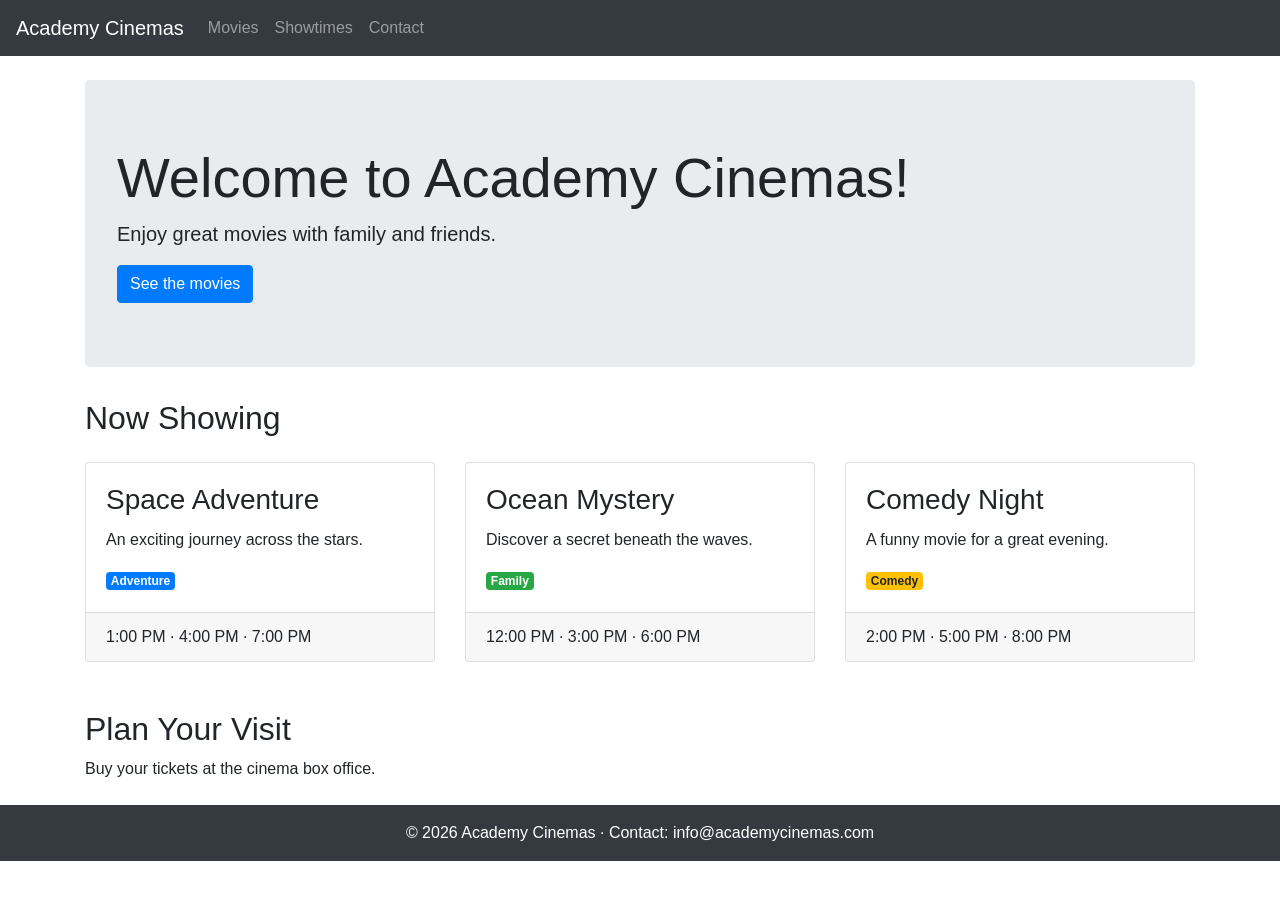
<file: Academy-Cinemas/index.html>
<!DOCTYPE html>
<html lang="en">
<head>
  <meta charset="UTF-8">
  <meta name="viewport" content="width=device-width, initial-scale=1">
  <title>Academy Cinemas</title>
  <link rel="stylesheet" href="https://stackpath.bootstrapcdn.com/bootstrap/4.6.2/css/bootstrap.min.css">
</head>
<body>

  <nav class="navbar navbar-expand-lg navbar-dark bg-dark">
    <a class="navbar-brand" href="#">Academy Cinemas</a>
    <div class="navbar-nav">
      <a class="nav-item nav-link" href="#movies">Movies</a>
      <a class="nav-item nav-link" href="#showtimes">Showtimes</a>
      <a class="nav-item nav-link" href="#contact">Contact</a>
    </div>
  </nav>

  <main class="container my-4">
    <section class="jumbotron">
      <h1 class="display-4">Welcome to Academy Cinemas!</h1>
      <p class="lead">Enjoy great movies with family and friends.</p>
      <a class="btn btn-primary" href="#movies">See the movies</a>
    </section>

    <section id="movies">
      <h2 class="mb-4">Now Showing</h2>
      <div class="row">
        <div class="col-md-4">
          <div class="card mb-4">
            <div class="card-body">
              <h3 class="card-title">Space Adventure</h3>
              <p class="card-text">An exciting journey across the stars.</p>
              <span class="badge badge-primary">Adventure</span>
            </div>
            <div class="card-footer">1:00 PM · 4:00 PM · 7:00 PM</div>
          </div>
        </div>

        <div class="col-md-4">
          <div class="card mb-4">
            <div class="card-body">
              <h3 class="card-title">Ocean Mystery</h3>
              <p class="card-text">Discover a secret beneath the waves.</p>
              <span class="badge badge-success">Family</span>
            </div>
            <div class="card-footer">12:00 PM · 3:00 PM · 6:00 PM</div>
          </div>
        </div>

        <div class="col-md-4">
          <div class="card mb-4">
            <div class="card-body">
              <h3 class="card-title">Comedy Night</h3>
              <p class="card-text">A funny movie for a great evening.</p>
              <span class="badge badge-warning">Comedy</span>
            </div>
            <div class="card-footer">2:00 PM · 5:00 PM · 8:00 PM</div>
          </div>
        </div>
      </div>
    </section>

    <section id="showtimes" class="my-4">
      <h2>Plan Your Visit</h2>
      <p>Buy your tickets at the cinema box office.</p>
    </section>
  </main>

  <footer id="contact" class="bg-dark text-white text-center p-3">
    <p class="mb-0">© 2026 Academy Cinemas · Contact: info@academycinemas.com</p>
  </footer>

  <script src="https://code.jquery.com/jquery-3.5.1.slim.min.js"></script>
  <script src="https://cdn.jsdelivr.net/npm/bootstrap@4.6.2/dist/js/bootstrap.bundle.min.js"></script>
</body>
</html>
</file>
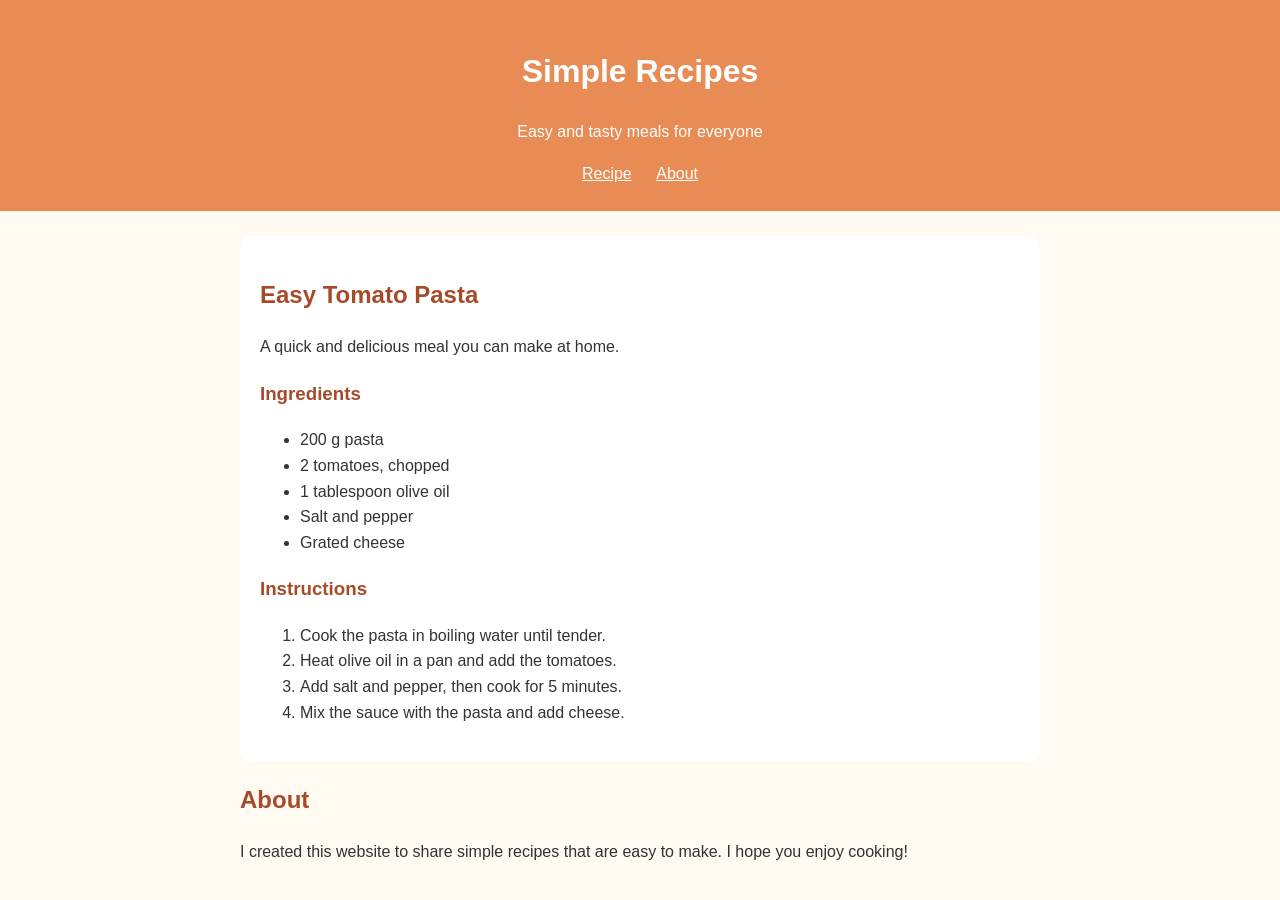
<file: Simple-Recipes/index.html>
<!DOCTYPE html>
<html lang="en">
<head>
  <meta charset="UTF-8">
  <meta name="viewport" content="width=device-width, initial-scale=1.0">
  <title>Simple Recipes</title>
  <style>
    body {
      font-family: Arial, sans-serif;
      background-color: #fffaf2;
      color: #333;
      line-height: 1.6;
      margin: 0;
    }

    header {
      background-color: #e88b55;
      color: white;
      padding: 25px;
      text-align: center;
    }

    nav a {
      color: white;
      margin: 0 10px;
    }

    main {
      max-width: 800px;
      margin: 25px auto;
      padding: 0 20px;
    }

    .recipe {
      background: white;
      padding: 20px;
      border-radius: 10px;
    }

    h2, h3 {
      color: #a64b2a;
    }
  </style>
</head>
<body>
  <header>
    <h1>Simple Recipes</h1>
    <p>Easy and tasty meals for everyone</p>
    <nav>
      <a href="#recipe">Recipe</a>
      <a href="#about">About</a>
    </nav>
  </header>

  <main>
    <section id="recipe" class="recipe">
      <h2>Easy Tomato Pasta</h2>
      <p>A quick and delicious meal you can make at home.</p>

      <h3>Ingredients</h3>
      <ul>
        <li>200 g pasta</li>
        <li>2 tomatoes, chopped</li>
        <li>1 tablespoon olive oil</li>
        <li>Salt and pepper</li>
        <li>Grated cheese</li>
      </ul>

      <h3>Instructions</h3>
      <ol>
        <li>Cook the pasta in boiling water until tender.</li>
        <li>Heat olive oil in a pan and add the tomatoes.</li>
        <li>Add salt and pepper, then cook for 5 minutes.</li>
        <li>Mix the sauce with the pasta and add cheese.</li>
      </ol>
    </section>

    <section id="about">
      <h2>About</h2>
      <p>I created this website to share simple recipes that are easy to make. I hope you enjoy cooking!</p>
    </section>
  </main>
</body>
</html>
</file>
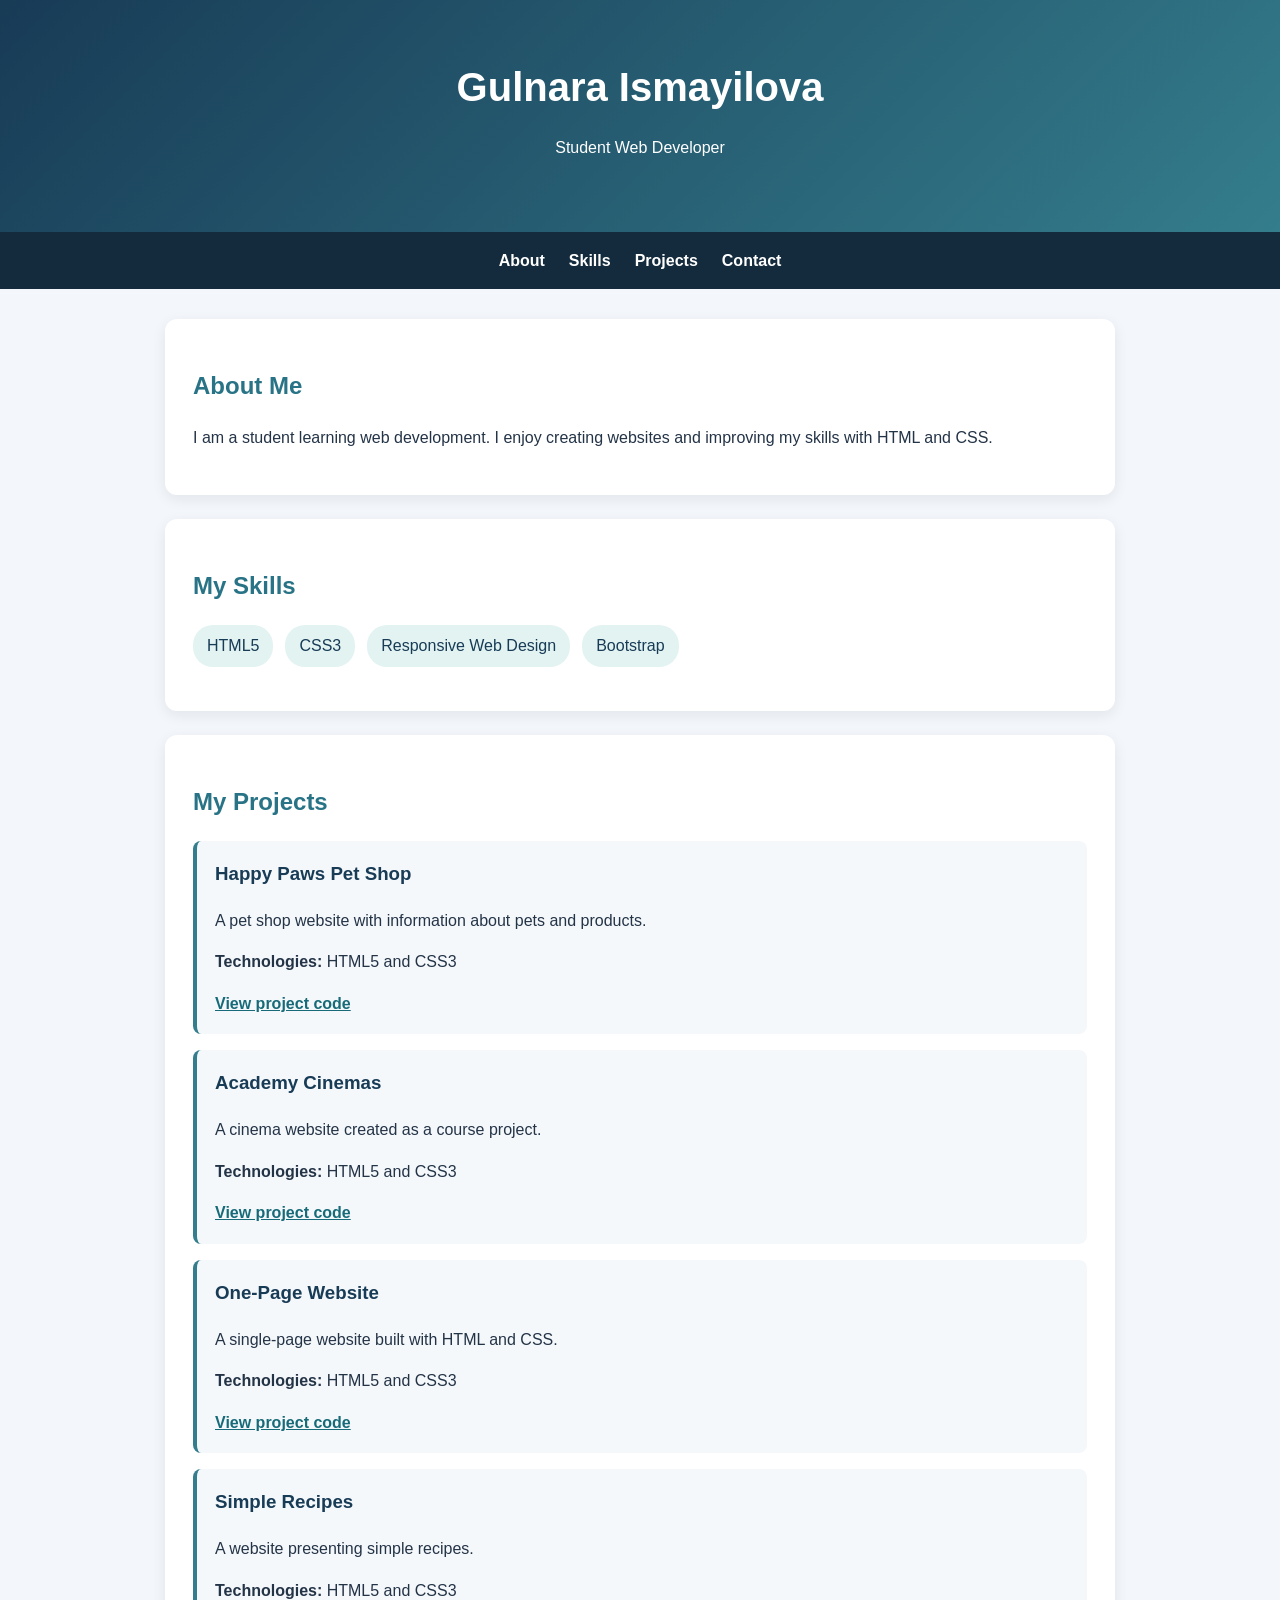
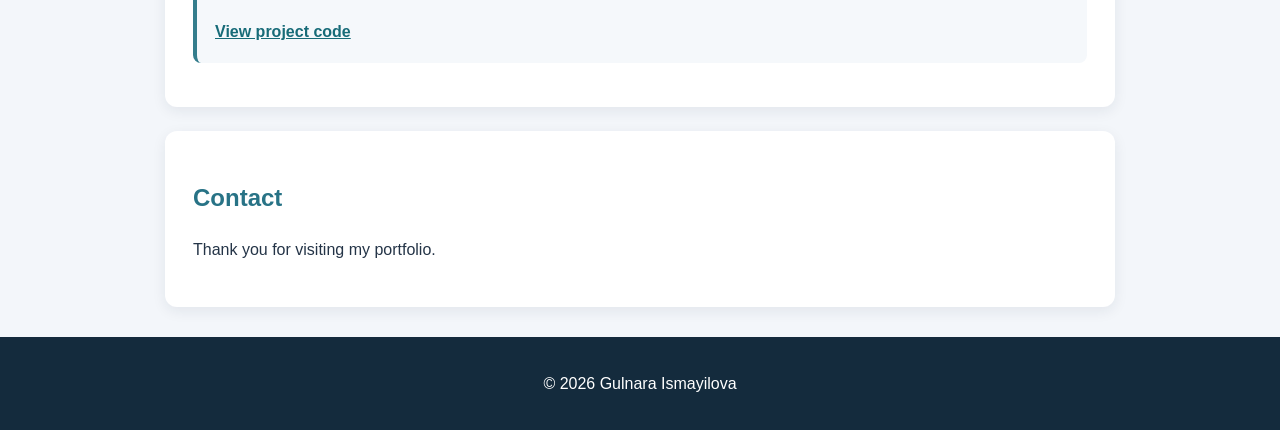
<file: The-Pet-Shop-Website/index.html>
<!DOCTYPE html>
<html lang="en">
<head>
  <meta charset="UTF-8">
  <meta name="viewport" content="width=device-width, initial-scale=1.0">
  <title>Gulnara Ismayilova | Portfolio</title>
  <link rel="stylesheet" href="style.css">
</head>
<body>
  <header id="home">
    <h1>Gulnara Ismayilova</h1>
    <p>Student Web Developer</p>
  </header>

  <nav>
    <a href="#about">About</a>
    <a href="#skills">Skills</a>
    <a href="#projects">Projects</a>
    <a href="#contact">Contact</a>
  </nav>

  <main>
    <section id="about">
      <h2>About Me</h2>
      <p>I am a student learning web development. I enjoy creating websites and improving my skills with HTML and CSS.</p>
    </section>

    <section id="skills">
      <h2>My Skills</h2>
      <ul>
        <li>HTML5</li>
        <li>CSS3</li>
        <li>Responsive Web Design</li>
        <li>Bootstrap</li>
      </ul>
    </section>

    <section id="projects">
      <h2>My Projects</h2>

      <article>
        <h3>Happy Paws Pet Shop</h3>
        <p>A pet shop website with information about pets and products.</p>
        <p><strong>Technologies:</strong> HTML5 and CSS3</p>
        <a href="https://github.com/ismayilovagulnarev-hash/HTML-AND-CSS-PROJECTS/tree/main/The-Pet-Shop-Website">View project code</a>
      </article>

      <article>
        <h3>Academy Cinemas</h3>
        <p>A cinema website created as a course project.</p>
        <p><strong>Technologies:</strong> HTML5 and CSS3</p>
        <a href="https://github.com/ismayilovagulnarev-hash/HTML-AND-CSS-PROJECTS/tree/main/Academy-Cinemas">View project code</a>
      </article>

      <article>
        <h3>One-Page Website</h3>
        <p>A single-page website built with HTML and CSS.</p>
        <p><strong>Technologies:</strong> HTML5 and CSS3</p>
        <a href="https://github.com/ismayilovagulnarev-hash/HTML-AND-CSS-PROJECTS/tree/main/One-Page-Website">View project code</a>
      </article>

      <article>
        <h3>Simple Recipes</h3>
        <p>A website presenting simple recipes.</p>
        <p><strong>Technologies:</strong> HTML5 and CSS3</p>
        <a href="https://github.com/ismayilovagulnarev-hash/HTML-AND-CSS-PROJECTS/tree/main/Simple-Recipes">View project code</a>
      </article>
    </section>

    <section id="contact">
      <h2>Contact</h2>
      <p>Thank you for visiting my portfolio.</p>
    </section>
  </main>

  <footer>
    <p>© 2026 Gulnara Ismayilova</p>
  </footer>
</body>
</html>
</file>
<file: The-Pet-Shop-Website/style.css>
* {
  box-sizing: border-box;
}

body {
  margin: 0;
  font-family: Arial, sans-serif;
  line-height: 1.6;
  color: #243447;
  background: #f3f6fa;
}

header {
  padding: 55px 20px;
  text-align: center;
  color: white;
  background: linear-gradient(135deg, #183b56, #347d8c);
}

header h1 {
  margin: 0;
  font-size: 2.5rem;
}

nav {
  display: flex;
  justify-content: center;
  flex-wrap: wrap;
  gap: 24px;
  padding: 16px;
  background: #142b3d;
}

nav a {
  color: white;
  text-decoration: none;
  font-weight: bold;
}

nav a:hover {
  color: #8ee0d0;
}

main {
  width: 90%;
  max-width: 950px;
  margin: 30px auto;
}

section {
  margin-bottom: 24px;
  padding: 28px;
  background: white;
  border-radius: 12px;
  box-shadow: 0 4px 14px rgba(20, 43, 61, 0.08);
}

h2 {
  color: #287386;
}

#skills ul {
  display: flex;
  flex-wrap: wrap;
  gap: 12px;
  padding: 0;
  list-style: none;
}

#skills li {
  padding: 8px 14px;
  color: #183b56;
  background: #e2f3f2;
  border-radius: 20px;
}

#projects article {
  margin: 16px 0;
  padding: 18px;
  background: #f5f8fb;
  border-left: 4px solid #347d8c;
  border-radius: 8px;
}

#projects h3 {
  margin-top: 0;
  color: #183b56;
}

#projects a {
  color: #176b78;
  font-weight: bold;
}

footer {
  padding: 18px;
  text-align: center;
  color: white;
  background: #142b3d;
}

@media (max-width: 600px) {
  header h1 {
    font-size: 2rem;
  }

  main {
    width: 94%;
  }

  section {
    padding: 20px;
  }
}
</file>
